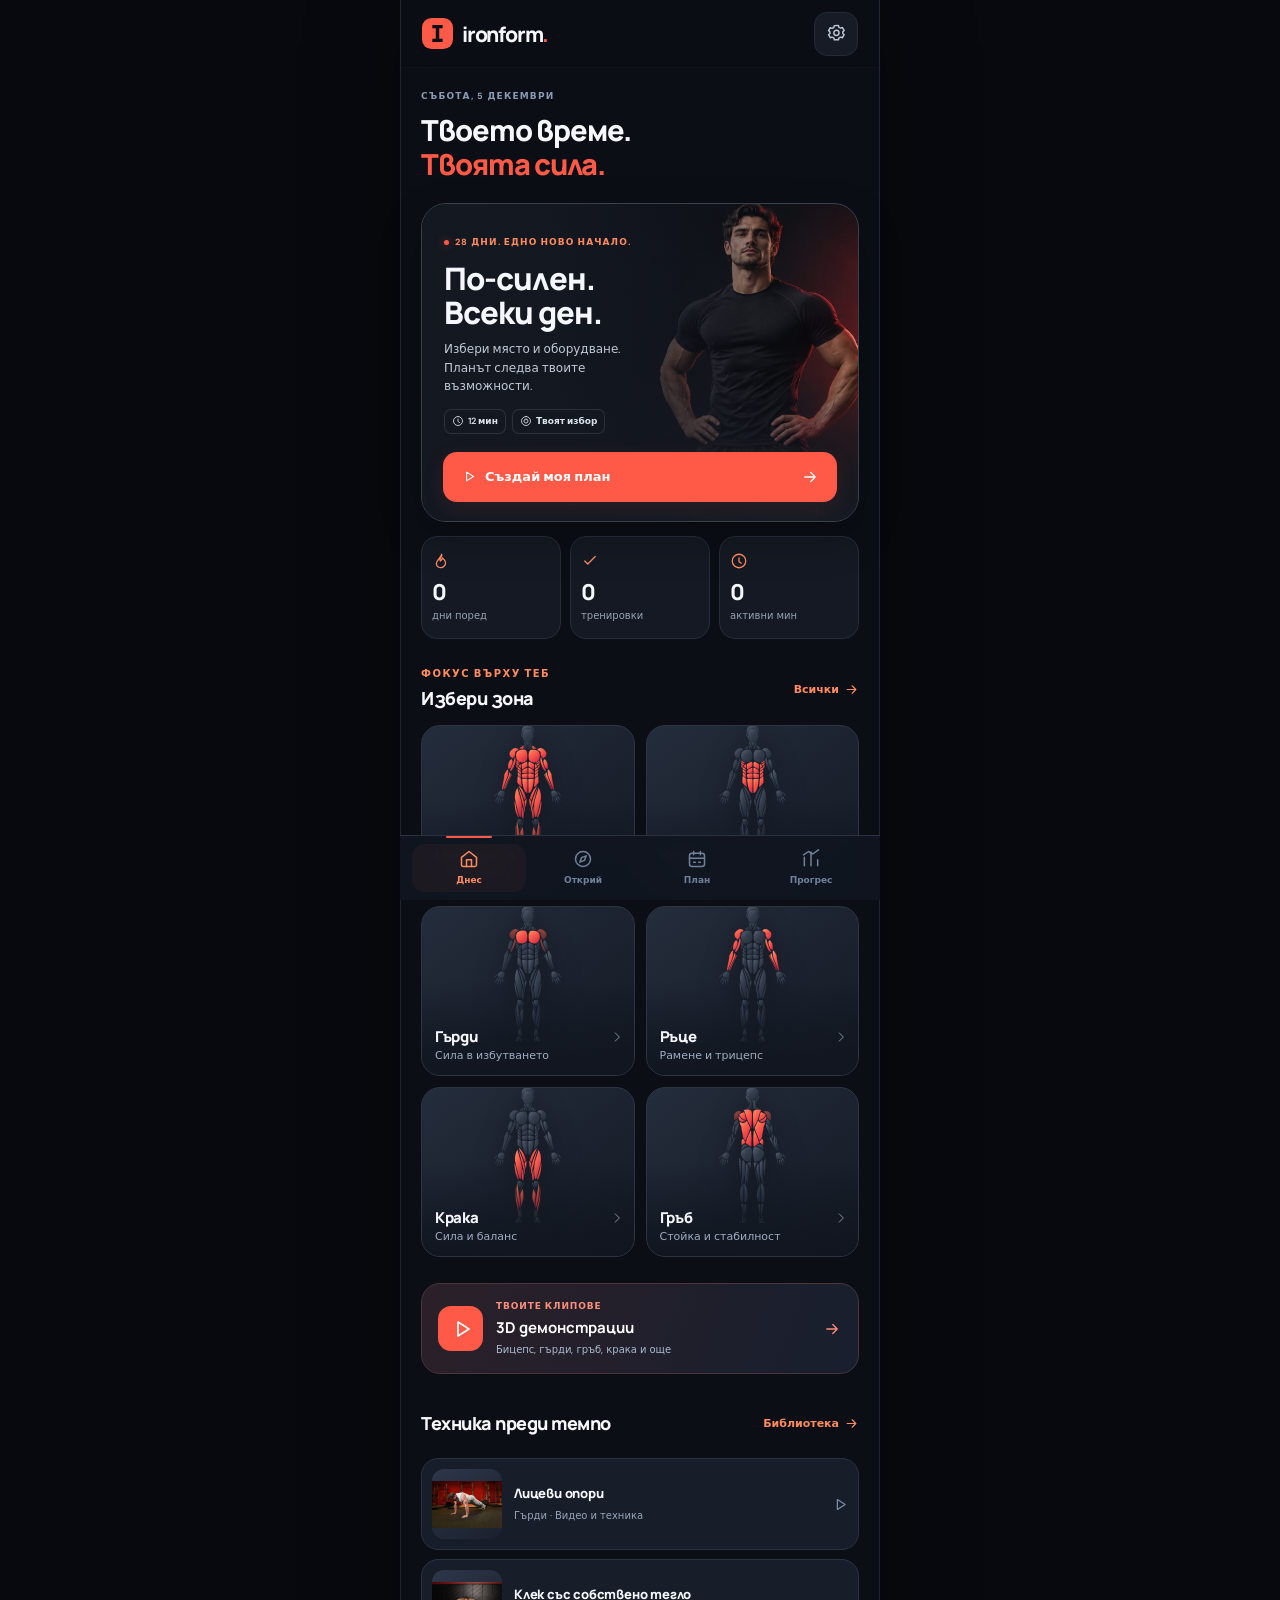
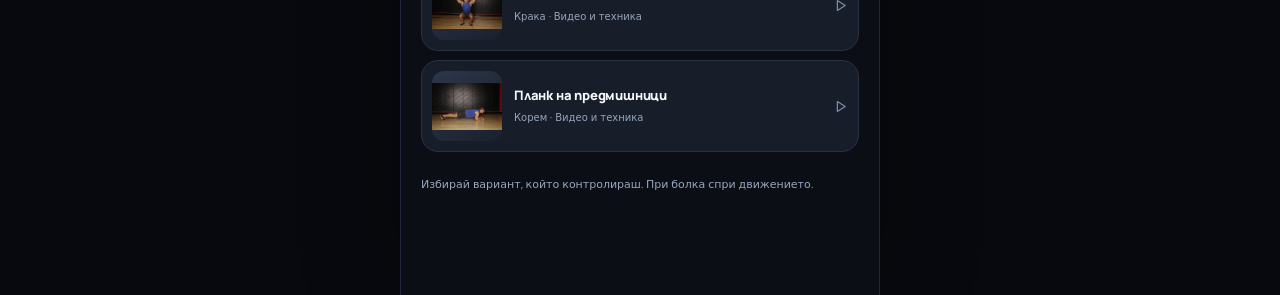
<file: index.html>
<!doctype html>
<html lang="bg">
<head>
  <meta charset="utf-8">
  <meta name="viewport" content="width=device-width, initial-scale=1, viewport-fit=cover">
  <meta name="theme-color" content="#0b0e15">
  <meta name="color-scheme" content="dark">
  <meta name="description" content="IronForm — персонален тренировъчен план у дома или в зала според наличните уреди, видео техника и мускулни илюстрации.">
  <meta name="apple-mobile-web-app-capable" content="yes">
  <meta name="apple-mobile-web-app-status-bar-style" content="black-translucent">
  <title>IronForm — Твоят тренировъчен ритъм</title>
  <link rel="preconnect" href="https://fonts.googleapis.com">
  <link rel="preconnect" href="https://fonts.gstatic.com" crossorigin>
  <link href="https://fonts.googleapis.com/css2?family=DM+Sans:wght@400;500;600;700&family=Manrope:wght@500;600;700;800&display=swap" rel="stylesheet">
  <link rel="icon" type="image/svg+xml" href="data:image/svg+xml,%3Csvg xmlns='http://www.w3.org/2000/svg' viewBox='0 0 64 64'%3E%3Crect width='64' height='64' rx='17' fill='%23ff5947'/%3E%3Cpath d='M22 15h20v7h-6v20h6v7H22v-7h6V22h-6z' fill='%230b0e15'/%3E%3C/svg%3E">
  <link rel="stylesheet" href="styles.css?v=premium-v7">
  <script defer src="anatomy.js?v=premium-v7"></script>
  <script defer src="exercise-data.js?v=premium-v7"></script>
  <script defer src="media-data.js?v=premium-v7"></script>
  <script defer src="legacy-media.js?v=premium-v7"></script>
  <script defer src="premium.js?v=premium-v7"></script>
</head>
<body>
  <div class="app-shell">
    <header class="app-header">
      <a class="brand" href="#home" data-nav="home" aria-label="IronForm — начало">
        <svg class="brand-symbol" viewBox="0 0 36 36" fill="none" aria-hidden="true"><rect width="36" height="36" rx="11" fill="currentColor"/><path d="M12 8h12v4h-4v12h4v4H12v-4h4V12h-4V8Z" fill="#0B0E15"/></svg>
        <span>ironform<span class="brand-dot">.</span></span>
      </a>
      <button class="header-action icon-button" type="button" data-action="settings" aria-label="Настройки">
        <svg viewBox="0 0 24 24" fill="none" stroke="currentColor" stroke-width="1.7" stroke-linecap="round" stroke-linejoin="round" aria-hidden="true"><path d="m9.5 3-.6 2.2-2 .9-2-.7-2 3.4L4.5 10v2l-1.6 1.4 2 3.4 2-.7 2 .9.6 2.2h4.7l.6-2.2 2-.9 2 .7 2-3.4-1.6-1.4v-2l1.6-1.4-2-3.4-2 .7-2-.9-.6-2.2Z"/><circle cx="11.9" cy="11.2" r="3"/></svg>
      </button>
    </header>

    <main class="app-main">
      <section class="view active" id="view-home" aria-label="Днес"><div id="homeContent"><div class="initial-loader" aria-live="polite"><span class="loader-mark"></span><p>Твоят следващ старт е тук.</p></div></div></section>
      <section class="view" id="view-discover" aria-label="Открий тренировка"><div id="discoverContent"></div></section>
      <section class="view" id="view-plan" aria-label="Моят план"><div id="planContent"></div></section>
      <section class="view" id="view-progress" aria-label="Моят прогрес"><div id="progressContent"></div></section>
    </main>

    <nav class="bottom-nav" aria-label="Основна навигация">
      <button class="active" type="button" data-nav="home" aria-current="page"><svg viewBox="0 0 24 24" fill="none" stroke="currentColor" stroke-width="1.8" stroke-linecap="round" stroke-linejoin="round" aria-hidden="true"><path d="m3 10 9-7 9 7v9a2 2 0 0 1-2 2H5a2 2 0 0 1-2-2z"/><path d="M9 21v-8h6v8"/></svg><span>Днес</span></button>
      <button type="button" data-nav="discover"><svg viewBox="0 0 24 24" fill="none" stroke="currentColor" stroke-width="1.8" stroke-linecap="round" stroke-linejoin="round" aria-hidden="true"><circle cx="12" cy="12" r="9"/><path d="m15.8 8.2-2.1 5.5-5.5 2.1 2.1-5.5z"/></svg><span>Открий</span></button>
      <button type="button" data-nav="plan"><svg viewBox="0 0 24 24" fill="none" stroke="currentColor" stroke-width="1.8" stroke-linecap="round" stroke-linejoin="round" aria-hidden="true"><rect x="3" y="5" width="18" height="16" rx="3"/><path d="M16 3v4M8 3v4M3 11h18m-13 5h2m4 0h2"/></svg><span>План</span></button>
      <button type="button" data-nav="progress"><svg viewBox="0 0 24 24" fill="none" stroke="currentColor" stroke-width="1.8" stroke-linecap="round" stroke-linejoin="round" aria-hidden="true"><path d="M4 20V10m8 10V4m8 16v-7"/><path d="m3 7 6-4 5 3 7-5"/></svg><span>Прогрес</span></button>
    </nav>
  </div>

  <dialog class="sheet" id="setupDialog" aria-label="Създай тренировъчен план"><div id="setupContent"></div></dialog>
  <dialog class="sheet" id="detailDialog" aria-label="Преглед на тренировка"><div id="detailContent"></div></dialog>
  <dialog class="player-dialog" id="workoutDialog" aria-label="Активна тренировка"><div id="workoutContent"></div></dialog>
  <dialog class="sheet" id="settingsDialog" aria-label="Настройки"><div id="settingsContent"></div></dialog>
  <div id="toast" class="toast" role="status" aria-live="polite"></div>
  <noscript><div class="noscript-note">Включи JavaScript, за да използваш тренировъчния план.</div></noscript>
</body>
</html>
</file>
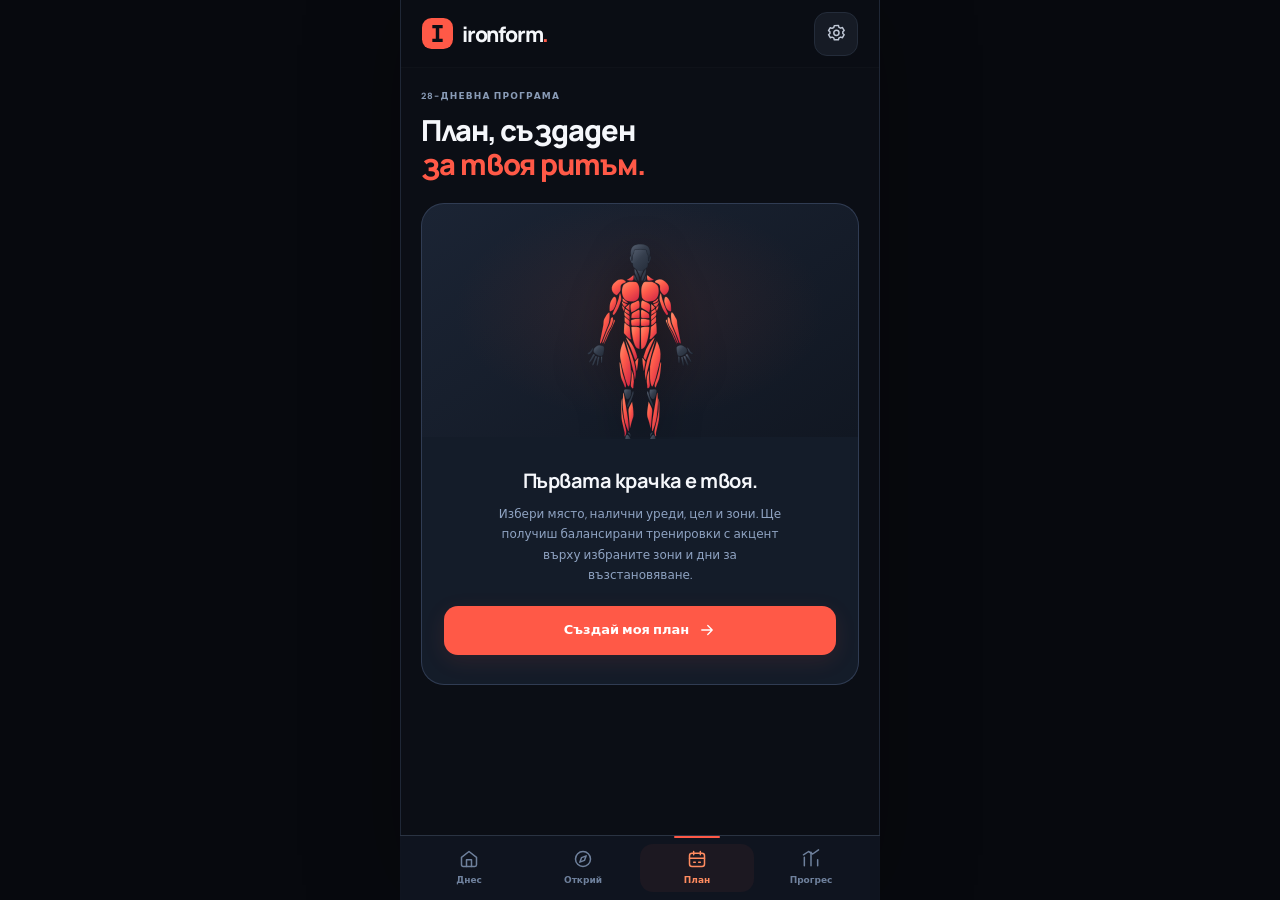
<file: coach.html>
<!doctype html>
<html lang="bg">
<head>
  <meta charset="utf-8">
  <meta name="viewport" content="width=device-width,initial-scale=1">
  <meta name="theme-color" content="#f5f6f2">
  <meta http-equiv="refresh" content="0;url=index.html#plan">
  <title>IronForm — Моят тренировъчен план</title>
  <script>location.replace("index.html#plan");</script>
</head>
<body><p>Отваряме твоя тренировъчен план… <a href="index.html#plan">Продължи към IronForm</a></p></body>
</html>
</file>
<file: styles.css>
:root{color-scheme:dark;--bg:#0b0e15;--surface:#171c27;--surface-2:#202735;--surface-3:#2a3343;--line:#2a3241;--ink:#f5f7fb;--muted:#a3adbf;--soft:#717f95;--accent:#ff5947;--accent-light:#ff8b60;--accent-ink:#150e10;--green:#7fd8ac;--display:'Manrope',system-ui,sans-serif;--body:'DM Sans',system-ui,sans-serif;--safe-bottom:env(safe-area-inset-bottom,0px);--radius:22px;--shadow:0 16px 42px rgba(0,0,0,.22)}*{box-sizing:border-box}html{min-height:100%;background:#07090e;scroll-behavior:smooth}body{margin:0;min-width:320px;background:#07090e;color:var(--ink);font:15px/1.5 var(--body);-webkit-font-smoothing:antialiased;-webkit-text-size-adjust:100%}[hidden]{display:none!important}button,input,select,textarea{font:inherit}button,a{-webkit-tap-highlight-color:transparent}button{color:inherit;cursor:pointer}button:disabled{cursor:not-allowed;opacity:.45}a{color:inherit;text-decoration:none}button:focus-visible,a:focus-visible,input:focus-visible,select:focus-visible,textarea:focus-visible{outline:3px solid var(--accent-light);outline-offset:3px}img,video,svg{display:block;max-width:100%}button svg{flex-shrink:0}h1,h2,h3,h4,p{margin-top:0}h1,h2,h3,h4{font-family:var(--display)}.app-shell{position:relative;min-height:100dvh;max-width:480px;margin:0 auto;background:var(--bg);box-shadow:0 0 90px #0004}.app-header{position:sticky;top:0;z-index:30;display:flex;align-items:center;justify-content:space-between;height:68px;padding:0 21px;background:rgba(11,14,21,.9);backdrop-filter:blur(18px);border-bottom:1px solid #ffffff05}.brand{display:flex;align-items:center;gap:9px;font:800 21px var(--display);letter-spacing:-1.2px}.brand-symbol{width:31px;height:31px;color:var(--accent)}.brand-dot{color:var(--accent)}.icon-button{display:grid;place-items:center;width:44px;height:44px;padding:10px;border:1px solid var(--line);border-radius:14px;background:#171c27;color:#bfc7d5;flex-shrink:0}.icon-button svg{width:21px;height:21px}.header-action{width:40px;height:40px;border-radius:13px;background:#161b25;border-color:#242c3a}.app-main{padding:22px 20px calc(100px + var(--safe-bottom))}.view{display:none}.view.active{display:block;animation:arrive .2s ease}@keyframes arrive{from{opacity:.5;transform:translateY(6px)}to{opacity:1;transform:translateY(0)}}.page-eyebrow{margin:0 0 7px;color:var(--accent-light);font-size:10px;font-weight:800;letter-spacing:.15em;text-transform:uppercase}.page-head{display:flex;align-items:flex-end;justify-content:space-between;gap:16px;margin-bottom:20px}.page-title{margin:0;font:800 28px/1.18 var(--display);letter-spacing:-1px}.page-title span{color:var(--accent)}.muted{color:var(--muted);font-size:13px}.page-head .muted{margin:7px 0 0}.page-head small{color:var(--muted);font-size:11px;white-space:nowrap}.section-head{display:flex;align-items:center;justify-content:space-between;gap:12px;margin:27px 0 13px}.section-head h2,.section-head h3{margin:0;font-size:18px;font-weight:800;letter-spacing:-.5px}.section-head .page-eyebrow{margin-bottom:4px}.section-head p{margin-bottom:0}.text-button{display:inline-flex;align-items:center;justify-content:center;gap:5px;min-height:44px;padding:6px 0;border:0;background:none;color:var(--accent-light);font-size:11px;font-weight:700;white-space:nowrap}.text-button svg{width:15px;height:15px}.btn{display:inline-flex;align-items:center;justify-content:center;gap:9px;min-height:49px;padding:12px 17px;border:1px solid transparent;border-radius:14px;font-size:13px;font-weight:800;line-height:1.25;transition:transform .16s,background .16s,border-color .16s}.btn svg{width:18px;height:18px}.btn:active{transform:scale(.975)}.btn-primary{background:var(--accent);color:#fff;box-shadow:0 6px 22px #ff59471a}.btn-primary:hover{background:#ff6b59}.btn-secondary{border-color:#343e50;background:#242d3c;color:#eff2f7}.btn-secondary:hover{background:#2a3547}.btn-ghost{border-color:#30394a;background:transparent;color:#b5bfd0}.btn-wide{width:100%}.btn.compact{min-height:40px;padding:9px 13px;font-size:11px}.hero-card{position:relative;isolation:isolate;overflow:hidden;min-height:300px;padding:25px 22px 19px;border:1px solid #38404c;border-radius:25px;background:#1a1f29 url('assets/hero.webp') center/cover no-repeat;box-shadow:var(--shadow)}.hero-card::before{content:'';position:absolute;inset:0;z-index:-1;background:linear-gradient(90deg,rgba(20,24,33,.98),rgba(20,24,33,.93) 30%,rgba(20,24,33,.12) 76%),linear-gradient(0deg,#161b24 0%,transparent 46%)}.hero-copy{position:relative;z-index:2;max-width:65%;padding-bottom:68px}.hero-overline{display:inline-flex;align-items:center;gap:6px;margin:0 0 13px;color:var(--accent-light);font-size:9px;font-weight:800;letter-spacing:.12em;text-transform:uppercase}.hero-overline::before{content:'';width:5px;height:5px;border-radius:50%;background:var(--accent);box-shadow:0 0 9px #ff594780}.hero-card h1,.hero-card h2,.hero-copy h1,.hero-copy h2{margin:0 0 11px;font:800 29px/1.08 var(--display);letter-spacing:-1px}.hero-card h1 span,.hero-card h2 span{color:var(--accent-light)}.hero-card .muted,.hero-card p:not(.hero-overline){max-width:190px;margin-bottom:13px;color:#c1c9d6;font-size:12px;line-height:1.55}.hero-badges{display:flex;flex-wrap:wrap;gap:6px}.hero-badges span,.hero-badges b{display:inline-flex;align-items:center;gap:4px;min-height:25px;padding:4px 7px;border:1px solid #ffffff1c;border-radius:7px;background:#14192388;color:#dde3ec;font-size:9px;font-weight:600;white-space:nowrap}.hero-art{position:absolute;right:-10px;top:10px;bottom:6px;width:54%;z-index:1;pointer-events:none}.hero-art svg{height:100%;width:100%;filter:drop-shadow(0 12px 12px #0004)}.hero-card>.btn,.hero-card>.hero-action,.hero-card .hero-copy>.btn{position:absolute;bottom:19px;left:21px;right:21px;z-index:3;width:calc(100% - 42px);min-height:50px;justify-content:space-between;padding-left:17px;padding-right:17px}.hero-card .hero-copy>.btn{left:0;width:calc(153.85% + 0px);bottom:-67px}.stats-row{display:grid;grid-template-columns:repeat(3,minmax(0,1fr));gap:9px;margin-top:14px}.stat{padding:15px 10px;border:1px solid #252d3c;border-radius:16px;background:#141923;min-width:0}.stat strong,.stat>b{display:block;margin-bottom:4px;font:800 22px/1.15 var(--display);letter-spacing:-.8px}.stat strong small{font-size:12px;color:var(--soft);letter-spacing:0}.stat span,.stat>small{display:block;color:#96a2b6;font-size:10px;line-height:1.4}.stat svg{width:18px;height:18px;margin-bottom:10px;color:var(--accent-light)}.focus-grid{display:grid;grid-template-columns:repeat(2,minmax(0,1fr));gap:11px}.focus-card{position:relative;isolation:isolate;overflow:hidden;min-height:170px;padding:0;border:1px solid #2d3545;border-radius:19px;background:linear-gradient(145deg,#242d3c,#141923);text-align:left;transition:border-color .18s,transform .18s}.focus-card:hover{border-color:#626a7d}.focus-card:active{transform:scale(.98)}.focus-card::after{content:'';position:absolute;inset:44% 0 0;z-index:0;background:linear-gradient(0deg,#10151ff7,transparent)}.focus-art{position:absolute;inset:-11px -2px 21px;display:grid;place-items:center;pointer-events:none}.focus-art svg{height:100%;max-height:178px;width:100%;filter:drop-shadow(0 8px 13px #0006)}.focus-title{position:absolute;left:13px;right:10px;bottom:28px;z-index:1;display:block;font:800 15px var(--display);letter-spacing:-.3px}.focus-meta{position:absolute;left:13px;right:8px;bottom:12px;z-index:1;display:block;color:#9eacc2;font-size:9px}.focus-card.selected{border-color:var(--accent);box-shadow:inset 0 0 0 1px var(--accent)}.program-card{position:relative;isolation:isolate;overflow:hidden;padding:19px;border:1px solid #303b4d;border-radius:21px;background:linear-gradient(135deg,#222b3b,#141a25);min-height:176px}.program-card h2,.program-card h3{position:relative;z-index:2;max-width:70%;margin:0 0 6px;font-size:20px;line-height:1.2;letter-spacing:-.6px}.program-card p{position:relative;z-index:2;max-width:65%;margin-bottom:14px;color:#a9b6cb;font-size:11px}.program-card .page-eyebrow{font-size:9px;color:var(--accent-light)}.program-visual{position:absolute;right:-19px;top:-5px;width:42%;height:195px;opacity:.82;pointer-events:none}.program-visual svg{width:100%;height:100%;filter:drop-shadow(0 10px 12px #0005)}.progress-line{position:relative;overflow:hidden;height:5px;margin-top:10px;border-radius:10px;background:#343e50}.progress-line>i,.progress-line>span{display:block;height:100%;border-radius:inherit;background:var(--accent)}.week-track{position:relative;z-index:2;display:flex;gap:6px;margin-top:17px}.week-track>span,.week-track>button{display:grid;place-items:center;width:31px;height:31px;border:1px solid #ffffff20;border-radius:10px;background:#0e131d55;color:#8190a8;font-size:10px;font-weight:700}.week-track .complete,.week-track .active{border-color:var(--accent);background:#ff59471e;color:var(--accent-light)}.workout-row{display:flex;align-items:center;gap:12px;min-height:92px;margin-bottom:9px;padding:10px;border:1px solid #283243;border-radius:17px;background:#171e2a;text-align:left;width:100%;color:var(--ink)}.workout-thumb{position:relative;overflow:hidden;display:grid;place-items:center;width:70px;height:70px;flex:0 0 70px;border-radius:12px;background:linear-gradient(145deg,#2d374a,#1a202d)}.workout-thumb img,.workout-thumb video{width:100%;height:100%;object-fit:cover}.workout-thumb svg{height:86px;max-width:100%}.workout-row-copy{min-width:0;flex:1}.workout-row-copy h3,.workout-row-copy strong{display:block;margin:0 0 5px;font:800 13px/1.35 var(--display);letter-spacing:-.2px}.workout-row-copy p,.workout-row-copy small{display:block;margin:0;color:#97a4b9;font-size:10px;line-height:1.5}.workout-row-copy .hero-badges{margin-top:7px}.workout-row>svg{width:17px;height:17px;color:#7f90a9}.filter-scroll{display:flex;gap:7px;overflow-x:auto;margin:12px -20px 17px;padding:0 20px 3px;scrollbar-width:none}.filter-scroll::-webkit-scrollbar{display:none}.chip{display:inline-flex;align-items:center;justify-content:center;gap:5px;flex:0 0 auto;min-height:37px;padding:8px 14px;border:1px solid #303a4b;border-radius:99px;background:#171e2a;color:#a8b4c8;font-size:11px;font-weight:600;white-space:nowrap}.chip.active,.chip.selected{border-color:var(--accent);background:var(--accent);color:#fff}.search-field{display:flex;align-items:center;gap:10px;min-height:48px;padding:0 14px;border:1px solid #2e384a;border-radius:14px;background:#171e2a;color:#7687a0}.search-field svg{width:18px;height:18px;flex-shrink:0}.search-field input{width:100%;height:46px;min-width:0;padding:0;border:0;outline:0;background:transparent;color:var(--ink);font-size:13px}.search-field input::placeholder{color:#7f8da3}.catalog-grid{display:grid;grid-template-columns:repeat(2,minmax(0,1fr));gap:12px}.exercise-tile{overflow:hidden;padding:0;border:1px solid #2c3546;border-radius:18px;background:#171e2a;text-align:left;color:var(--ink);width:100%}.exercise-tile-media{position:relative;overflow:hidden;height:128px;background:linear-gradient(145deg,#2d3749,#161b26)}.exercise-tile-media img,.exercise-tile-media video{width:100%;height:100%;object-fit:cover}.exercise-tile-media>svg{height:146px;width:100%;margin-top:-8px}.exercise-tile>h3,.exercise-tile>strong{display:block;margin:12px 12px 4px;font:700 12px/1.4 var(--display)}.exercise-tile>p,.exercise-tile>small{display:block;margin:0 12px 12px;color:#8d9db5;font-size:10px}.play-badge{position:absolute;right:9px;bottom:9px;display:grid;place-items:center;width:28px;height:28px;padding-left:1px;border:1px solid #ffffff33;border-radius:50%;background:#090e17bd;backdrop-filter:blur(6px);color:white;font-size:10px}.play-badge svg{width:12px;height:12px}.plan-summary{padding:20px;border:1px solid #303b4f;border-radius:21px;background:linear-gradient(135deg,#212b3b,#161c28);margin-bottom:19px}.plan-summary h2{margin:0 0 7px;font-size:22px;line-height:1.2;letter-spacing:-.7px}.plan-summary p{margin-bottom:0;color:#a1aec3;font-size:12px}.plan-summary .hero-badges{margin:13px 0 0}.plan-summary .progress-line{margin-top:18px}.week-select{display:flex;gap:7px;margin:17px 0 14px}.week-select button{flex:1;min-height:42px;padding:8px 4px;border:1px solid #2b3547;border-radius:12px;background:#171e2a;color:#8b9bb3;font-size:11px;font-weight:700;white-space:nowrap}.week-select button.active,.week-select button.selected{background:#ff594718;border-color:#ff594775;color:var(--accent-light)}.calendar-grid{display:grid;grid-template-columns:repeat(7,minmax(0,1fr));gap:7px;margin-top:15px}.calendar-day{position:relative;display:flex;flex-direction:column;align-items:center;justify-content:center;gap:4px;min-width:0;min-height:60px;padding:7px 3px;border:1px solid #303b4d;border-radius:12px;background:#1a2230;color:#d9e1ee;font-size:13px;font-weight:800}.calendar-day small{font-size:8px;font-weight:600;color:#7f90ac}.calendar-day i{display:block;width:4px;height:4px;border-radius:50%;background:var(--accent)}.calendar-day.rest{background:#111721;color:#65758f;border-color:#242d3d}.calendar-day.rest i{background:#52617b}.calendar-day.complete{border-color:#49735f;background:#19332a;color:#95e5bc}.calendar-day.complete i{background:#88dcb0}.calendar-day.selected{background:var(--accent);border-color:var(--accent);color:white;box-shadow:0 5px 13px #ff59472b}.calendar-day.selected small{color:#fff9}.calendar-day.selected i{background:#fff}.calendar-key{display:flex;gap:15px;margin:12px 0 20px;color:#7f90ab;font-size:9px}.calendar-key span{display:inline-flex;align-items:center;gap:5px}.calendar-key i{width:5px;height:5px;border-radius:50%;background:#ff5947}.calendar-key .rest i{background:#52617b}.calendar-key .complete i{background:#88dcb0}.session-preview{padding:20px 0 0;margin-top:13px;border-top:1px solid #263145}.session-preview h2,.session-preview h3{margin-bottom:7px;font-size:19px;letter-spacing:-.5px}.session-preview>.muted{margin-bottom:16px}.session-preview>.btn{margin:16px 0 0}.exercise-row{display:flex;align-items:center;gap:12px;min-height:75px;padding:11px 0;border-bottom:1px solid #253043}.exercise-row>span:first-child{display:grid;place-items:center;width:25px;flex:0 0 25px;color:#586b88;font-size:11px;font-weight:800}.exercise-row>img,.exercise-row>svg{width:48px;height:52px;object-fit:cover;flex-shrink:0;border-radius:10px;background:#202b3d}.exercise-row>div{flex:1;min-width:0}.exercise-row strong,.exercise-row h4{display:block;margin:0 0 4px;font:700 12px var(--display)}.exercise-row small,.exercise-row p{display:block;margin:0;color:#8c9eb9;font-size:10px}.exercise-row>button{width:35px;min-height:44px;display:grid;place-items:center;border:0;background:none;color:#9cafc9}.sheet{width:min(100%,480px);max-width:480px;max-height:93dvh;padding:0;overflow:auto;overscroll-behavior:contain;border:1px solid #323d51;border-radius:26px 26px 0 0;background:#101621;color:var(--ink);box-shadow:0 -10px 70px #0007;margin:auto auto 0;scrollbar-width:thin;scrollbar-color:#344158 transparent}.sheet::backdrop,.player-dialog::backdrop{background:#03060bbd;backdrop-filter:blur(9px)}.sheet::before{content:'';display:block;width:37px;height:4px;margin:10px auto 2px;border-radius:4px;background:#3a465c}.sheet-head{display:flex;align-items:flex-start;justify-content:space-between;gap:14px;margin-bottom:21px}.sheet-head h2{margin:0 0 6px;font-size:24px;line-height:1.2;letter-spacing:-.8px}.sheet-head p{margin-bottom:0;color:#90a1bb;font-size:12px}.sheet-head .page-eyebrow{margin-bottom:7px;color:var(--accent-light);font-size:9px}.sheet-head .icon-button{width:38px;height:38px;min-width:38px;border-radius:12px;background:#1c2534;font-size:22px;line-height:1}.setup-content{padding:20px 22px calc(23px + var(--safe-bottom))}.setup-content h3{margin:22px 0 12px;font-size:15px;letter-spacing:-.25px}.step-indicator{display:flex;gap:6px;margin:2px 0 23px}.step-indicator>span,.step-indicator>i{display:block;flex:1;height:4px;border-radius:5px;background:#2a3549}.step-indicator .active,.step-indicator .complete{background:var(--accent)}.option-grid{display:grid;grid-template-columns:repeat(2,minmax(0,1fr));gap:10px}.option-button{position:relative;overflow:hidden;min-height:67px;padding:14px 12px;border:1px solid #303b51;border-radius:15px;background:#1a2332;color:#b9c6da;text-align:left;font-size:12px;font-weight:700}.option-button strong,.option-button b{display:block;color:#e5ebf4;font-size:13px}.option-button small{display:block;margin-top:5px;color:#8497b4;font-size:10px;font-weight:400;line-height:1.45}.option-button.selected{border-color:var(--accent);background:#ff594713;color:#fff;box-shadow:inset 0 0 0 1px #ff594750}.option-button.selected strong,.option-button.selected b{color:#ff9a83}.option-button.selected::after{content:'✓';position:absolute;top:8px;right:10px;color:var(--accent);font-size:11px}.option-button svg{height:92px;margin:auto}.option-grid[data-columns='3']{grid-template-columns:repeat(3,minmax(0,1fr))}.form-footer{display:flex;gap:9px;position:sticky;bottom:-1px;margin:24px -3px -3px;padding:12px 3px 3px;background:linear-gradient(0deg,#101621 85%,#10162100)}.form-footer .btn-primary{flex:1}.form-footer .btn-secondary,.form-footer .btn-ghost{flex:0 0 auto;min-width:84px}.field{display:flex;flex-direction:column;gap:8px;margin-bottom:17px;color:#a4b4cd;font-size:12px}.field input,.field select,.field textarea{width:100%;height:48px;padding:0 13px;border:1px solid #35425a;border-radius:12px;background:#1b2535;color:#ecf2fa;outline:none;font-size:14px}.field textarea{height:100px;padding-top:12px;resize:vertical}.field input[type=range]{padding:0;accent-color:var(--accent)}.field small{color:#7488a7;font-size:10px}.detail-head{padding:21px 21px 18px}.detail-head h2{margin:0 0 8px;font-size:26px;line-height:1.12;letter-spacing:-.8px}.detail-head .sheet-head{margin-bottom:8px}.detail-head .hero-badges{margin-top:14px}.media-stage{position:relative;isolation:isolate;overflow:hidden;display:grid;place-items:center;min-height:220px;background:#080c12;border-top:1px solid #263246;border-bottom:1px solid #263246}.media-stage video{position:relative;z-index:1;width:100%;max-height:320px;aspect-ratio:4/3;object-fit:contain;background:#080c12}.media-stage img{width:100%;max-height:320px;object-fit:contain}.media-fallback{position:relative;width:100%;min-height:230px;display:flex;align-items:center;justify-content:center;background:radial-gradient(ellipse at 50% 45%,#343e51 0,#171d29 55%,#10151e 100%)}.media-fallback svg{height:250px;max-width:190px}.media-fallback>p,.media-fallback>span{position:absolute;bottom:9px;left:20px;right:20px;z-index:2;text-align:center;color:#8292ac;font-size:10px}.media-fallback>.btn{position:absolute;bottom:15px;left:20px;right:20px;z-index:3;max-width:220px;margin:auto}.technique-list{margin:0;padding:2px 22px 18px;list-style:none;counter-reset:cues}.technique-list li{position:relative;padding:11px 0 11px 32px;color:#b4c0d4;font-size:12px;line-height:1.65;border-bottom:1px solid #253145;counter-increment:cues}.technique-list li::before{content:counter(cues);position:absolute;left:0;top:13px;display:grid;place-items:center;width:19px;height:19px;border-radius:6px;background:#ff59471c;color:var(--accent-light);font-size:9px;font-weight:800}.muscle-summary{display:flex;align-items:center;gap:17px;margin:0 21px 19px;padding:15px;border:1px solid #2d3b53;border-radius:17px;background:#161f2e}.muscle-summary>svg,.muscle-summary>div:first-child>svg{width:100px;height:154px;flex-shrink:0}.muscle-summary>div{min-width:0}.muscle-summary h3{margin-bottom:8px;font-size:13px;letter-spacing:-.2px}.muscle-summary p{margin-bottom:0;color:#91a2bd;font-size:11px}.muscle-legend{display:grid;gap:8px;color:#aebed6;font-size:10px}.muscle-legend span{display:flex;align-items:center;gap:7px}.muscle-legend i{display:block;width:6px;height:6px;border-radius:50%;background:var(--accent)}.muscle-legend .secondary i{background:#ffb47c}.detail-actions{position:sticky;bottom:0;z-index:4;display:flex;gap:10px;padding:13px 21px calc(15px + var(--safe-bottom));background:#101621ee;backdrop-filter:blur(14px);border-top:1px solid #28364c}.detail-actions .btn-primary{flex:1}.detail-actions .btn-secondary,.detail-actions .btn-ghost{flex-shrink:0}.player-dialog{position:fixed;inset:0;width:100%;max-width:480px;height:100dvh;max-height:100dvh;margin:0 auto;padding:0;overflow:auto;overscroll-behavior:contain;border:0;border-radius:0;background:#0c111b;color:var(--ink);scrollbar-width:none}.player-dialog::-webkit-scrollbar{display:none}#workoutContent{min-height:100%;height:100%}.session-player{min-height:100dvh;display:flex;flex-direction:column}.player-head{display:flex;align-items:center;justify-content:space-between;gap:12px;padding:17px 20px 13px}.player-head .page-eyebrow{font-size:9px;margin-bottom:5px}.player-head h2,.player-head strong{display:block;margin:0;font:800 14px/1.3 var(--display);letter-spacing:-.25px}.player-head .muted{font-size:10px;margin:4px 0 0}.player-head .icon-button{width:38px;height:38px;min-width:38px;border-radius:12px;font-size:21px}.player-progress{display:flex;align-items:center;gap:5px;margin:0 20px 15px;height:4px;background:#25334a;border-radius:9px;overflow:hidden}.player-progress i,.player-progress span{display:block;height:100%;border-radius:9px;background:var(--accent)}.session-player .media-stage{min-height:0;height:min(34dvh,300px);border:0;margin:0 0 18px}.session-player .media-stage video{height:100%;width:100%;max-height:none;aspect-ratio:auto;object-fit:contain}.session-player .media-stage .media-fallback{height:100%;min-height:0}.session-player .media-stage .media-fallback svg{height:100%;max-height:280px}.phase-pill{display:inline-flex;align-items:center;justify-content:center;align-self:center;gap:6px;min-height:26px;padding:5px 10px;margin:0 auto 11px;border:1px solid #ff594738;border-radius:7px;background:#ff594712;color:var(--accent-light);font-size:9px;font-weight:800;letter-spacing:.08em;text-transform:uppercase}.player-title{max-width:390px;margin:0 auto 8px;padding:0 21px;text-align:center;font:800 24px/1.2 var(--display);letter-spacing:-.65px}.player-prescription{margin:0 0 17px;padding:0 20px;color:#9aabc5;font-size:12px;text-align:center}.timer-ring{position:relative;display:flex;flex-direction:column;align-items:center;justify-content:center;align-self:center;width:137px;height:137px;flex:0 0 137px;margin:0 auto 16px;border:6px solid #25334a;border-top-color:var(--accent);border-right-color:var(--accent);border-radius:50%;background:radial-gradient(circle,#171f2f,#0c111b);font:800 39px/1 var(--display);letter-spacing:-2px;box-shadow:0 0 35px #ff594708}.timer-ring strong,.timer-ring b{font:inherit}.timer-ring small,.timer-ring span{display:block;margin-top:6px;color:#7c91b1;font:700 9px var(--body);letter-spacing:.1em;text-transform:uppercase}.player-controls{display:flex;align-items:center;justify-content:center;gap:10px;margin:0 20px 13px}.player-controls .btn-primary{flex:1;min-height:53px}.player-controls .btn-secondary,.player-controls .btn-ghost{min-height:53px}.player-controls .icon-button{width:53px;height:53px;border-radius:15px}.player-footer{margin-top:auto;padding:15px 20px calc(21px + var(--safe-bottom));border-top:1px solid #23314a;background:#111927}.player-footer .workout-row{margin:9px 0 0;background:#1a2536;border-color:#2a3952}.player-footer p{margin-bottom:0}.player-footer .page-eyebrow{color:#7b90b0;font-size:9px}.completion{min-height:100dvh;padding:45px 25px calc(28px + var(--safe-bottom));display:flex;flex-direction:column;align-items:center;text-align:center;background:radial-gradient(ellipse at 50% 15%,#50302440,transparent 55%),#0c111b}.completion>svg{width:79px;height:79px;margin-bottom:23px;color:var(--accent)}.completion h1,.completion h2{max-width:300px;margin:0 0 10px;font-size:31px;line-height:1.13;letter-spacing:-1px}.completion>.muted{max-width:300px;margin:0 0 26px}.completion-stats{display:grid;grid-template-columns:repeat(3,minmax(0,1fr));gap:10px;width:100%;margin:0 0 26px;padding:18px 0;border-top:1px solid #29384f;border-bottom:1px solid #29384f}.completion-stats strong{display:block;margin-bottom:5px;font:800 26px/1.2 var(--display);letter-spacing:-.8px}.completion-stats span,.completion-stats small{display:block;color:#8499b9;font-size:10px}.completion .btn-wide{margin-top:20px}.completion .option-grid{width:100%;margin-top:12px}.score-button{min-height:50px;padding:10px;border:1px solid #32415b;border-radius:13px;background:#1c293d;color:#a8bcd9;font-size:12px}.score-button.selected{border-color:var(--accent);background:#ff59471a;color:var(--accent-light)}.history-list{display:grid;gap:9px;margin-top:15px}.history-item{display:flex;align-items:center;gap:12px;padding:14px;border:1px solid #29374e;border-radius:17px;background:#171f2d}.history-item>svg,.history-item>.history-icon{display:grid;place-items:center;width:39px;height:39px;padding:9px;flex-shrink:0;border-radius:12px;background:#ff594715;color:var(--accent-light)}.history-item>div{flex:1;min-width:0}.history-item strong,.history-item h3{display:block;margin:0 0 5px;font:700 12px/1.35 var(--display)}.history-item p,.history-item small{display:block;margin:0;color:#8095b7;font-size:10px}.history-item>span:last-child{color:#96aac9;font-size:11px;white-space:nowrap}.empty-state{display:flex;flex-direction:column;align-items:center;justify-content:center;min-height:240px;padding:29px 22px;border:1px dashed #33415a;border-radius:20px;background:#151d2a;text-align:center}.empty-state>svg{width:44px;height:44px;margin-bottom:16px;color:var(--accent-light)}.empty-state h2,.empty-state h3{margin-bottom:8px;font-size:20px;letter-spacing:-.5px}.empty-state p{max-width:285px;margin-bottom:20px;color:#8fa3c2;font-size:12px;line-height:1.7}.settings-list{display:grid;gap:0}.settings-list>div,.settings-list>label{display:flex;align-items:center;justify-content:space-between;gap:14px;min-height:75px;padding:15px 0;border-bottom:1px solid #26354d}.settings-list strong{display:block;font-size:13px}.settings-list small{display:block;margin-top:4px;color:#7e96b9;font-size:10px}.toggle{position:relative;display:inline-flex;align-items:center;justify-content:center;min-width:46px;min-height:44px}.toggle input{width:38px;height:21px;accent-color:var(--accent)}.settings-list .field{display:grid;align-items:start;gap:7px}.settings-list .text-button{min-height:44px;font-size:12px}.toast{position:fixed;left:50%;bottom:calc(92px + var(--safe-bottom));z-index:100;max-width:calc(100% - 40px);width:max-content;transform:translate(-50%,12px);opacity:0;visibility:hidden;pointer-events:none;padding:12px 17px;border:1px solid #4c5870;border-radius:13px;background:#28374d;color:#f1f5fb;font-size:12px;box-shadow:0 10px 30px #0007;transition:opacity .2s,transform .2s}.toast.show,.toast.visible{opacity:1;visibility:visible;transform:translate(-50%,0)}.bottom-nav{position:fixed;bottom:0;left:50%;z-index:40;display:grid;grid-template-columns:repeat(4,1fr);width:100%;max-width:480px;transform:translateX(-50%);padding:8px 12px calc(8px + var(--safe-bottom));border-top:1px solid #2a3342;background:#101620f2;backdrop-filter:blur(20px)}.bottom-nav button{position:relative;display:flex;flex-direction:column;align-items:center;justify-content:center;gap:5px;min-height:48px;padding:4px 3px;border:0;border-radius:13px;background:none;color:#6f819d;font-size:9px;font-weight:700}.bottom-nav button svg{width:20px;height:20px}.bottom-nav button.active{color:var(--accent-light);background:#ff59470e}.bottom-nav button.active::before{content:'';position:absolute;top:-8px;left:30%;right:30%;height:2px;border-radius:2px;background:var(--accent)}.bottom-nav button:active{background:#28334a}.initial-loader{display:flex;flex-direction:column;align-items:center;justify-content:center;min-height:70dvh;color:#7f95b7;font-size:12px}.loader-mark{display:block;width:40px;height:4px;margin-bottom:16px;border-radius:4px;background:var(--accent);animation:breathe 1.3s ease-in-out infinite}@keyframes breathe{50%{opacity:.3;transform:scaleX(.6)}}.noscript-note{position:fixed;inset:30% 20px auto;z-index:200;max-width:400px;margin:auto;padding:24px;border:1px solid #ff594760;border-radius:18px;background:#171e2b;color:white;text-align:center}.sr-only{position:absolute!important;width:1px;height:1px;padding:0;margin:-1px;overflow:hidden;clip:rect(0,0,0,0);white-space:nowrap;border:0}
@media(max-width:370px){.app-main{padding:19px 16px calc(98px + var(--safe-bottom))}.app-header{padding:0 17px}.page-title{font-size:26px}.hero-card{padding:22px 18px;min-height:287px}.hero-copy{max-width:65%}.hero-card h1,.hero-card h2{font-size:27px}.hero-card>.btn{left:17px;right:17px;width:calc(100% - 34px)}.hero-badges{gap:4px}.hero-badges span,.hero-badges b{font-size:8px;padding:4px 6px}.focus-card{min-height:160px}.focus-title{font-size:14px}.focus-art svg{max-height:168px}.calendar-grid{gap:5px}.calendar-day{border-radius:10px;min-height:55px}.stat{padding:13px 8px}.stat strong{font-size:20px}.filter-scroll{margin-left:-16px;margin-right:-16px;padding-left:16px;padding-right:16px}.setup-content{padding:19px 18px 23px}.option-button{padding:13px 10px}.timer-ring{width:123px;height:123px;flex-basis:123px;font-size:35px}.player-title{font-size:22px}.session-player .media-stage{height:30dvh}}
@media(min-width:600px){.app-shell{border-left:1px solid #1f2736;border-right:1px solid #1f2736}.sheet{margin:auto;border-radius:25px;max-height:91dvh}.sheet::before{display:none}.setup-content{padding:26px}.player-dialog{border-left:1px solid #28364d;border-right:1px solid #28364d}.toast{max-width:420px}}
@media(prefers-reduced-motion:reduce){html{scroll-behavior:auto}*,*::before,*::after{animation-duration:.01ms!important;transition-duration:.01ms!important;scroll-behavior:auto!important}}
/* Touch targets keep compact visuals with a comfortable thumb area. */
.header-action,.sheet-head .icon-button,.player-head .icon-button{width:44px;height:44px;min-width:44px}.chip,.week-select button,.btn.compact{min-height:44px}.week-track>button{width:44px;height:44px}.exercise-row>button{width:44px;min-width:44px}.hero-copy:has(>.btn){padding-bottom:0}.hero-card .hero-copy>.btn{position:relative;left:0;right:auto;bottom:auto;width:153.85%;margin-top:19px}
.app-header{height:calc(68px + env(safe-area-inset-top,0px));padding-top:env(safe-area-inset-top,0px)}.player-head{padding-top:calc(17px + env(safe-area-inset-top,0px))}.completion{padding-top:calc(45px + env(safe-area-inset-top,0px))}
/* Template alignment: the content remains readable at 360px without reducing controls. */
.icon{width:18px;height:18px;flex-shrink:0}.page-head{display:block;margin-bottom:22px}.page-head>.page-eyebrow{margin:0 0 9px;font-size:9px;letter-spacing:.13em;color:#899bb6}.page-head>.page-title{font-size:29px;line-height:1.18;letter-spacing:-1.1px}.page-head>.muted{max-width:300px;margin:10px 0 0;line-height:1.7}.hero-badges .icon{width:12px;height:12px}.hero-card{background-position:64% center}.hero-card h2{font-size:31px}.hero-copy{max-width:64%}.hero-card>.btn>.icon:first-child{width:15px;height:15px}.hero-card>.btn>.icon:last-child{margin-left:auto}.focus-title{display:flex;align-items:center;justify-content:space-between;gap:5px}.focus-title .icon{width:14px;height:14px;color:#8091ad}.program-card{width:100%;font:inherit;color:var(--ink);text-align:left}.program-card>div:first-child{position:relative;z-index:2;max-width:66%}.program-card>div:first-child h3,.program-card>div:first-child p{max-width:100%}.program-card .progress-line{width:100%}.plan-summary{position:relative;overflow:hidden;min-height:167px}.plan-summary>div:first-child{position:relative;z-index:2;max-width:70%}.plan-summary .program-visual{top:-4px;right:-5px;height:178px;width:39%}.plan-summary strong{display:block;margin-top:17px;font:800 25px/1.2 var(--display);letter-spacing:-.6px}.plan-summary strong small{font:500 10px var(--body);color:#8ea2c0;letter-spacing:0}.calendar-day>small{font-size:12px;font-weight:800;line-height:1;color:inherit}.calendar-day>.icon{width:14px;height:14px;color:var(--accent)}.calendar-day.selected>.icon{color:white}.calendar-day.complete>.icon{color:var(--green)}.calendar-key .key-complete{background:var(--green)}.done-label{display:inline-flex;align-items:center;min-height:25px;padding:5px 8px;border:1px solid #37624c;border-radius:7px;background:#163025;color:#8dd4ab;font-size:9px;font-weight:700;white-space:nowrap}.plan-edit{display:flex;margin:21px auto 0;color:#879fbe}.phase-list{margin-top:22px}.phase-list>.page-eyebrow{margin:0 0 5px;padding-bottom:10px;border-bottom:1px solid #2a3750;color:#7e96b9;font-size:9px;letter-spacing:.13em}.exercise-row{width:100%;border:0;border-bottom:1px solid #253043;background:transparent;color:var(--ink);text-align:left}.exercise-row>.workout-thumb{flex:0 0 54px;width:54px;height:54px;border-radius:11px}.exercise-row>span{flex:1;min-width:0}.exercise-row>.icon{width:17px;height:17px;color:#8299ba}.exercise-row>.workout-thumb .thumb-anatomy svg{height:63px}.thumb-anatomy{width:100%;height:100%;display:grid;place-items:center;overflow:hidden}.thumb-anatomy svg{width:100%;height:100%;max-width:100%;filter:drop-shadow(0 6px 9px #0005)}.workout-thumb img,.exercise-tile-media img{object-fit:contain}.catalog-count{margin:0 0 13px;font-size:10px;color:#788daa}.exercise-tile-media .thumb-anatomy{padding:0}.exercise-tile-media .thumb-anatomy svg{height:118%;margin-top:5px}.workout-row-copy .icon{width:12px;height:12px}.plan-empty-art{display:grid;place-items:center;height:236px;margin:0 0 -2px;overflow:hidden;border:1px solid #303c53;border-bottom:0;border-radius:23px 23px 0 0;background:radial-gradient(ellipse at 50% 45%,#71362f3d,transparent 60%),linear-gradient(145deg,#1b2434,#111722)}.plan-empty-art svg{width:140px;height:245px;margin-top:24px;filter:drop-shadow(0 10px 20px #0007)}.plan-empty-art+.empty-state{min-height:220px;border:1px solid #303c53;border-top:0;border-radius:0 0 23px 23px;background:#141c29}.option-grid-two{grid-template-columns:repeat(2,minmax(0,1fr))}.option-grid-three{grid-template-columns:repeat(3,minmax(0,1fr))}.option-grid-three .option-button{text-align:center;min-height:58px;padding:12px 5px}.setup-content .option-grid:not(.option-grid-two):not(.option-grid-three){grid-template-columns:1fr}.option-button{padding-right:31px}.option-button.selected::after{display:none}.option-check{position:absolute;top:9px;right:9px;display:none;width:17px;height:17px;border:1px solid #ff594780;border-radius:50%;background:#ff59471f;color:var(--accent)}.option-check .icon{width:11px;height:11px;margin:auto}.option-button.selected .option-check{display:grid;place-items:center}.toggle-field,.settings-list>.toggle-field{display:flex;flex-direction:row;align-items:center;justify-content:space-between;gap:15px;min-height:69px;margin:18px 0 0;padding:14px;border:1px solid #2c3a52;border-radius:14px;background:#172233}.toggle-field span{flex:1;min-width:0}.toggle-field strong{display:block;color:#dce5f2;font-size:12px}.toggle-field small{display:block;margin-top:5px;color:#7f96b9;font-size:10px;font-weight:400;line-height:1.5}.toggle-field input[type=checkbox]{appearance:none;flex:0 0 43px;width:43px;height:25px;padding:0;border:1px solid #45546e;border-radius:40px;background:#28364d radial-gradient(circle at 11px 50%,#a9bbd4 0 7px,transparent 8px);cursor:pointer;transition:background .2s}.toggle-field input[type=checkbox]:checked{border-color:var(--accent);background:var(--accent) radial-gradient(circle at 30px 50%,#fff 0 7px,transparent 8px)}.setup-note{margin:16px 1px 0;color:#7c93b5;font-size:11px;line-height:1.7}.detail-head{display:flex;align-items:flex-start;justify-content:space-between;gap:15px}.detail-head>div{min-width:0;flex:1}.detail-head .icon-button{width:44px;height:44px;min-width:44px}.detail-head>.icon-button{margin-top:3px}.detail-head h2{font-size:25px;line-height:1.2}.detail-copy{padding:21px 21px 24px}.detail-copy>.hero-badges{margin-bottom:17px}.detail-copy>p{color:#a8b9d1;font-size:13px;line-height:1.75;margin-bottom:9px}.detail-copy .technique-list{padding:0 0 17px;margin:0}.detail-copy .technique-list li{line-height:1.65}.detail-copy .muscle-summary{margin:7px 0 18px;padding:15px 12px}.muscle-summary>div:first-child{flex:0 0 86px;width:86px}.muscle-summary>div:first-child>svg{width:86px;height:150px}.muscle-summary>span{flex:1;min-width:0}.muscle-summary strong{display:block;margin:6px 0 8px;font:800 15px var(--display);letter-spacing:-.3px}.muscle-summary .page-eyebrow{color:#8296b7;font-size:8px;letter-spacing:.12em}.muscle-summary p{font-size:10px;line-height:1.7}.easier-note{padding:14px 15px;border-left:2px solid var(--accent);border-radius:0 12px 12px 0;background:#ff59470a}.easier-note strong{display:block;margin-bottom:5px;color:#dce4f1;font-size:12px}.easier-note p{margin:0;color:#8b9fbe;font-size:11px;line-height:1.7}.source-link{margin-top:9px;color:#7d94b7;font-size:10px}.media-play{position:absolute;left:50%;bottom:19px;z-index:3;transform:translateX(-50%);display:flex;align-items:center;justify-content:center;gap:8px;width:max-content;max-width:calc(100% - 32px);min-height:45px;padding:11px 15px;border:1px solid #ffffff26;border-radius:99px;background:#121a27e8;color:#f6f8fc;font-size:11px;font-weight:700;box-shadow:0 7px 25px #0004;backdrop-filter:blur(10px)}.media-play .icon{width:15px;height:15px;color:var(--accent-light)}.media-stage iframe{width:100%;height:auto;min-height:240px;aspect-ratio:4/3;border:0}.video-fallback-link{position:absolute;right:10px;bottom:7px;z-index:6;display:inline-flex;align-items:center;gap:5px;min-height:26px;padding:5px 9px;border-radius:7px;background:#0b121dea;color:#d7e3f4;font-size:9px}.video-fallback-link .icon{width:11px;height:11px}.player-head>span{font-size:9px;font-weight:800;letter-spacing:.1em;color:#879dbe}.player-head .icon-button.selected{border-color:#ff594770;background:#ff594714;color:var(--accent-light)}.player-step-count{display:flex;align-items:center;justify-content:space-between;margin:-4px 21px 11px;color:#60799e;font-size:10px;font-weight:700;font-variant-numeric:tabular-nums}.player-step-count>span:first-child{color:#99adca}.player-step-count>span:last-child{letter-spacing:.07em}.player-body{flex:1;display:flex;flex-direction:column;align-items:stretch;padding:0 21px 16px}.player-body>.phase-pill{margin-bottom:10px}.player-body>.muted{margin:0 auto 16px;text-align:center;font-size:12px}.player-body .player-title{padding:0;max-width:360px}.player-cue{max-width:335px;margin:0 auto 16px;color:#8da3c3;font-size:12px;line-height:1.6;text-align:center}.player-body .player-prescription{padding:0}.player-prescription.timed{display:flex;justify-content:center;margin-bottom:4px}.player-prescription:not(.timed){display:flex;align-items:center;justify-content:center;gap:23px;min-height:125px;margin:0 0 13px}.player-prescription>strong{font:800 58px/1 var(--display);letter-spacing:-2.5px;color:white}.player-prescription>strong small{display:block;margin-top:7px;color:#718cb2;font:600 10px var(--body);letter-spacing:.05em}.reps-adjust{display:grid;gap:6px;color:#7188ac;font-size:9px;text-align:left}.reps-adjust input{width:67px;height:44px;padding:0 8px;border:1px solid #304360;border-radius:11px;background:#17253a;color:#d8e6fb;font:700 18px var(--body);text-align:center}.player-body .player-controls{margin:0 0 10px;gap:9px}.player-body .player-controls>.btn{flex:1;padding-left:10px;padding-right:10px;min-width:0;font-size:12px}.player-body .player-footer{display:grid;grid-template-columns:repeat(3,minmax(0,1fr));gap:4px;margin:0;padding:5px 0 0;border-top:1px solid #263650;background:transparent}.player-footer>button{display:flex;align-items:center;justify-content:center;gap:6px;min-height:45px;padding:5px 2px;border:0;border-radius:10px;background:none;color:#7e9ac1;font-size:10px;font-weight:600}.player-footer>button .icon{width:15px;height:15px}.player-footer>button:only-child{grid-column:1/-1}.player-footer>button:hover{background:#1c2a40}.player-body>.footnote{margin:6px 0 0;text-align:center;font-size:9px;color:#58749b}.session-player .media-stage{margin-bottom:17px}.session-player .media-stage iframe{height:100%;min-height:0;aspect-ratio:auto}.session-player .media-play{bottom:12px;font-size:10px;min-height:40px}.session-player .media-stage img{height:100%;max-height:none;object-fit:contain}.completion-emblem{display:grid;place-items:center;width:76px;height:76px;margin:0 auto 24px;border:1px solid #ff59474d;border-radius:24px;background:linear-gradient(145deg,#ff594729,#ff594705);color:var(--accent-light);box-shadow:0 0 45px #ff594710}.completion-emblem .icon{width:35px;height:35px;stroke-width:2}.completion-art{display:grid;place-items:center;overflow:hidden;width:100%;height:180px;margin-top:1px;background:radial-gradient(ellipse at center,#ff59470c,transparent 68%)}.completion-art svg{width:95px;height:190px}.completion>.btn{margin-top:auto}.completion-stats strong{font-size:25px;font-variant-numeric:tabular-nums}.activity-panel{margin-top:23px;padding:18px 17px 14px;border:1px solid #2b3a52;border-radius:20px;background:linear-gradient(150deg,#1a2536,#141c2a)}.activity-panel .section-head{margin:0 0 16px}.activity-panel .section-head h2{font-size:15px}.activity-panel .muted{font-size:9px;color:#667f9f}.activity-chart{display:grid;grid-template-columns:repeat(7,minmax(0,1fr));align-items:end;height:141px;gap:7px;padding-top:8px}.activity-chart>div{display:flex;flex-direction:column;align-items:center;justify-content:flex-end;gap:7px;min-width:0;height:100%}.activity-chart strong{font-size:9px;font-weight:600;color:#8298b8}.activity-chart i{display:block;width:20px;min-height:4px;max-height:100px;border-radius:5px 5px 3px 3px;background:linear-gradient(0deg,#b9423b,var(--accent-light))}.activity-chart small{font-size:9px;color:#5f7da4;text-transform:uppercase}.history-item>.history-muscle{flex:0 0 41px;width:41px;height:63px;margin-right:1px;padding:0;overflow:hidden;border-radius:10px;background:#213149}.history-muscle svg{width:41px;height:72px;margin-top:1px}.history-item>div:not(.history-muscle){flex:1}.history-item>.icon{width:20px;height:20px;padding:3px;color:#7fb998;background:none;border-radius:0}.history-tag{display:inline-block;margin-top:6px;padding:3px 6px;border-radius:5px;background:#2a3b53;color:#7595bd;font-size:8px}.legacy-history,.media-credits{margin-top:18px;padding:12px 13px;border:1px solid #263b58;border-radius:12px;color:#718caf;font-size:10px;line-height:1.7}.legacy-history summary,.media-credits summary{cursor:pointer;color:#9bb1cf;font-size:11px;min-height:24px}.legacy-history p,.media-credits p{margin:10px 0 0;color:#718caf}.media-credits a{display:inline-block;margin-top:10px;color:var(--accent-light)}.settings-list>.btn{margin-top:12px}.settings-list>.toggle-field{margin:0 0 4px}.import-label{cursor:pointer;font-size:12px;min-height:49px}.footnote{margin:23px 0 0;color:#5d779d;font-size:10px;line-height:1.8}.settings-list>.footnote{margin-top:17px;color:#6c86ab}.section-head .muted{font-size:10px}
@media(max-width:370px){.page-head>.page-title{font-size:27px}.hero-card h2{font-size:29px}.player-body{padding-left:17px;padding-right:17px}.player-title{font-size:21px}.player-cue{font-size:11px}.session-player .media-stage{height:28dvh}.player-prescription:not(.timed){min-height:115px}.player-body .player-footer>button{font-size:9px}.detail-copy{padding-left:18px;padding-right:18px}.detail-head{padding-left:18px;padding-right:18px}.muscle-summary>div:first-child{flex-basis:76px;width:76px}.muscle-summary>div:first-child>svg{width:76px;height:140px}}

.hero-card{background-image:linear-gradient(90deg,rgba(14,17,25,.95) 0%,rgba(14,17,25,.65) 38%,rgba(14,17,25,.05) 100%),url(assets/hero.webp);background-size:cover;background-position:center}.hero-copy{position:relative;z-index:2;max-width:69%}.hero-card>.btn{z-index:3}.anatomy-svg,.muscle-atlas{width:100%;height:100%;display:block}.page-head{display:block}.page-eyebrow{margin-bottom:10px}

.end-session{display:flex;margin:20px auto 0;color:#a6afbd;min-height:44px}.image-fallback>svg{height:100%;max-height:220px}.footnote{color:#98a7bd;font-size:11px}.focus-meta{font-size:11px}

/* Original 3D motion library */
.catalog-tabs{display:grid;grid-template-columns:1fr 1fr;gap:4px;margin:18px 0 16px;padding:4px;border:1px solid #303d52;border-radius:14px;background:#151b29}.catalog-tabs button{min-height:44px;border:0;border-radius:10px;background:transparent;color:#aabbd4;font:700 12px Manrope,sans-serif}.catalog-tabs button.selected{background:#28374d;color:#fff;box-shadow:0 4px 12px #0003}.legacy-promo{display:flex;align-items:center;gap:13px;width:100%;margin:26px 0 22px;padding:16px;border:1px solid #4b343b;border-radius:19px;background:linear-gradient(110deg,#2b2029,#181f2e);color:#fff;text-align:left;cursor:pointer}.legacy-promo-icon{display:grid;place-items:center;flex:0 0 45px;height:45px;border-radius:13px;background:#ff5947;color:white}.legacy-promo-icon svg{width:24px;height:24px}.legacy-promo span:nth-child(2){display:flex;flex:1;flex-direction:column;gap:3px}.legacy-promo small{font-size:9px;letter-spacing:.1em;color:#fa8f7b;font-weight:800}.legacy-promo strong{font-size:15px;font-family:Manrope,sans-serif}.legacy-promo em{font-size:10px;font-style:normal;color:#a8bbd1}.legacy-promo>.icon{width:20px;color:#ff8b78}.legacy-tile .exercise-tile-media{background:#1a2433}.legacy-tile .exercise-tile-media img{object-fit:contain;background:#151b24}.legacy-more{margin:20px 0}.legacy-stage video{width:100%;height:100%;object-fit:contain;background:#080b10}.legacy-stage{background:#080b10}
.legacy-video-error{padding:12px 20px;color:#ffc4b6;background:#442b2e;font-size:12px}.legacy-video-error[hidden]{display:none}

.legacy-section{margin-top:25px;margin-bottom:12px}.legacy-section h2{font-size:15px}.legacy-tile .exercise-tile-media video{display:block;width:100%;height:100%;object-fit:contain;background:#101722;pointer-events:none}.legacy-tile .play-badge{background:#ff5947c9}.selected-focuses{margin:12px 0 20px;color:#ffaf9f;font-size:12px;font-weight:700;line-height:1.5}.option-grid-three{grid-template-columns:repeat(3,minmax(0,1fr))}.auto-video{position:relative;width:100%;height:100%;background:#080b10}.auto-video iframe{width:100%;height:100%;border:0}.auto-video .video-fallback-link{position:absolute;right:8px;bottom:5px;padding:4px 6px;border-radius:5px;background:#0a0d13bb;color:#d9e3f2;font-size:9px}

.effort-feedback{width:100%;padding:15px;border:1px solid #35445a;border-radius:16px;background:#1b2636;text-align:left}.effort-feedback strong{font-size:14px}.effort-feedback p{margin:5px 0 12px;color:#a9b9d0;font-size:11px}.effort-options{display:grid;grid-template-columns:repeat(3,1fr);gap:7px}.effort-options button,.pain-option{min-height:42px;border:1px solid #3d4d63;border-radius:10px;background:#233149;color:#e5eefb;font-size:11px;font-weight:700}.effort-options button[aria-pressed="true"],.pain-option[aria-pressed="true"]{border-color:#ff715d;background:#653a3d;color:#fff}.pain-option{width:100%;margin-top:9px;background:transparent;color:#b9c9dd}.plan-summary h2,.program-card h3{overflow-wrap:anywhere}
.plan-method{margin:16px 3px 18px;color:#98abc7;font-size:11px;line-height:1.65}
/* Equipment-aware onboarding: compact, touch friendly, with visible selection state. */
.venue-grid{display:grid;grid-template-columns:repeat(2,minmax(0,1fr));gap:10px;margin:14px 0 24px}.venue-grid .option-button{min-height:92px;align-items:flex-start;justify-content:center;padding:16px}.venue-grid .option-button strong{font-size:15px}.venue-grid .option-button small{line-height:1.35}.equipment-grid{display:grid;grid-template-columns:repeat(2,minmax(0,1fr));gap:10px;margin:15px 0}.equipment-card{position:relative;display:flex;align-items:center;gap:10px;min-height:72px;padding:12px;border:1px solid #354358;border-radius:15px;background:linear-gradient(145deg,#1d2635,#151c29);color:var(--ink);font:700 12px/1.35 var(--body);text-align:left;cursor:pointer;transition:background .18s,border-color .18s,transform .18s}.equipment-card:active{transform:scale(.98)}.equipment-card.selected{border-color:#ff806d;background:linear-gradient(145deg,#382a30,#211f2a);box-shadow:inset 0 0 0 1px #ff806d40}.equipment-card .equipment-mark{display:grid;place-items:center;flex:none;width:30px;height:30px;border-radius:10px;background:#344052;color:#bdcbe0}.equipment-card.selected .equipment-mark{background:#ff59472b;color:#ff9883}.equipment-card .equipment-mark .icon{width:17px;height:17px}.equipment-card strong{padding-right:13px}.equipment-card .option-check{position:absolute;right:8px;top:8px}.equipment-summary{display:flex;align-items:flex-start;gap:9px;padding:12px 13px;border:1px solid #405044;border-radius:13px;background:#192b29;color:#b8e2ca;font-size:11px;line-height:1.5}.equipment-summary .icon{width:15px;height:15px;flex:none}.setup-review{display:grid;gap:5px;margin-top:22px;padding:17px;border:1px solid #ff806d55;border-radius:17px;background:linear-gradient(140deg,#34252d,#18202e)}.setup-review>span{color:#ff9d83;font-size:9px;font-weight:800;letter-spacing:.13em}.setup-review strong{font:800 15px/1.35 var(--display)}.setup-review small{color:#a9b6ca;font-size:11px;line-height:1.5}.hero-badges span{max-width:100%;overflow-wrap:anywhere}.plan-summary .muted{overflow-wrap:anywhere}@media(max-width:370px){.equipment-grid{gap:7px}.equipment-card{padding:9px;font-size:11px;min-height:68px}.venue-grid .option-button{padding:10px}}
</file>
